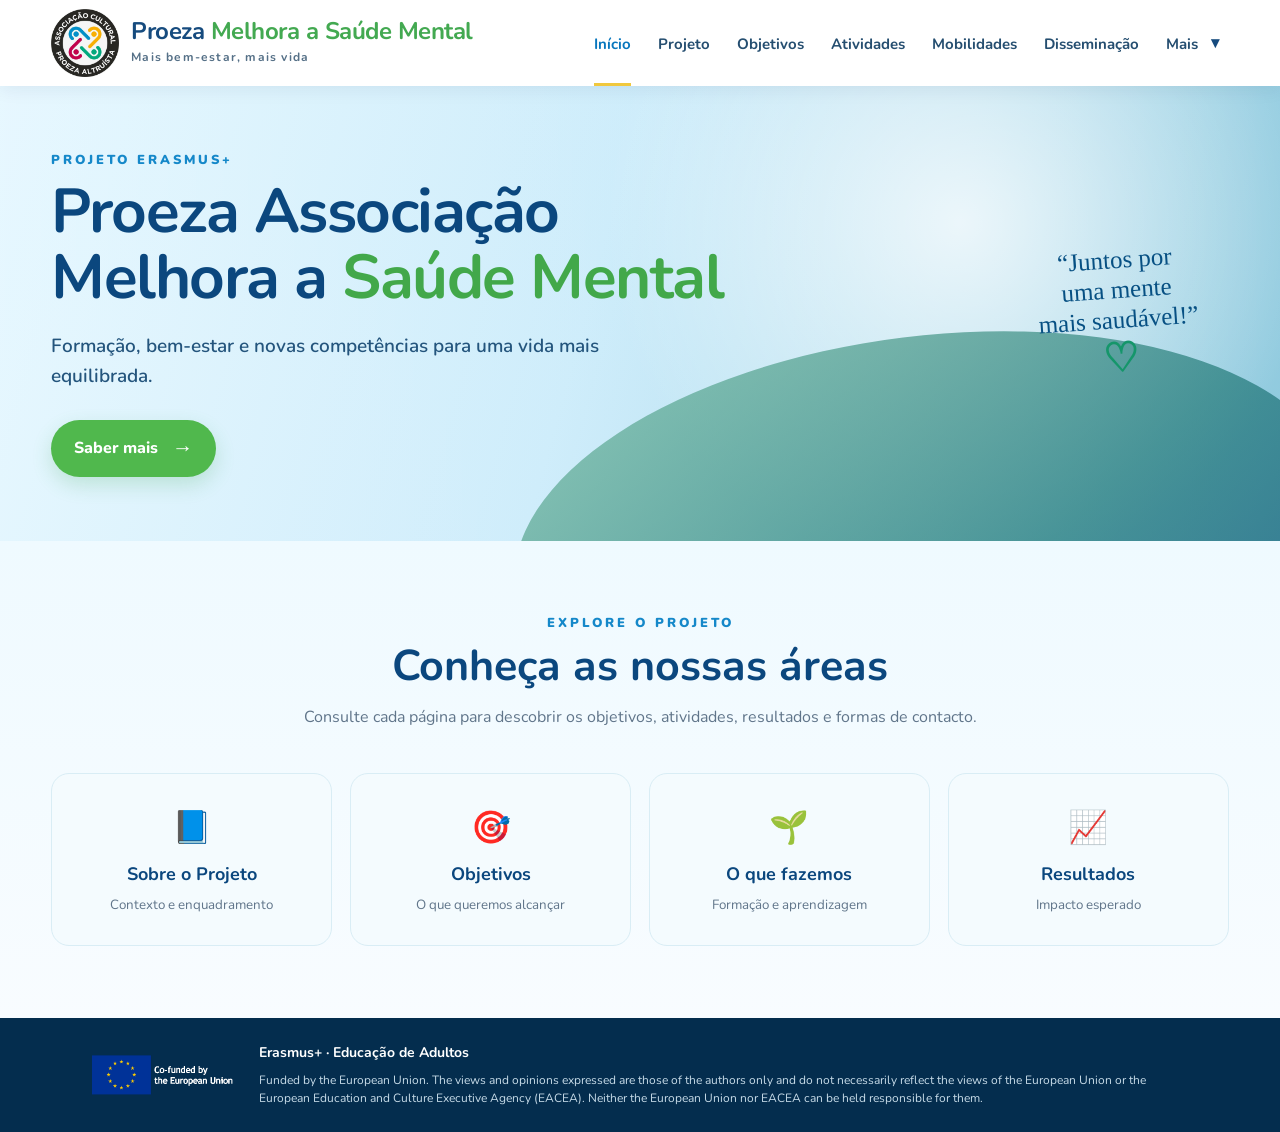
<file: index.html>
<!DOCTYPE html>
<html lang="pt-PT">
<head>
<meta charset="UTF-8">
<meta name="viewport" content="width=device-width, initial-scale=1.0">
<meta name="description" content="Proeza Melhora a Saúde Mental — Projeto Erasmus+ de Educação de Adultos.">
<title>Proeza Melhora a Saúde Mental</title>
<link rel="preconnect" href="https://fonts.googleapis.com">
<link rel="preconnect" href="https://fonts.gstatic.com" crossorigin>
<link href="https://fonts.googleapis.com/css2?family=Nunito:wght@400;600;700;800;900&display=swap" rel="stylesheet">
<link rel="stylesheet" href="css/style.css">
</head>
<body data-page="index">
<header class="site-header"><div class="container nav-wrap">
<a class="brand" href="index.html" aria-label="Proeza Melhora a Saúde Mental — início">
<img class="brand-logo" src="css/imagens/logo.png" alt="Associação Cultural Proeza Altruísta">
<span class="brand-text"><strong>Proeza <span>Melhora a Saúde Mental</span></strong><small>Mais bem-estar, mais vida</small></span>
</a>
<button class="menu-toggle" aria-label="Abrir menu" aria-expanded="false"><span></span><span></span><span></span></button>
<nav class="main-nav" aria-label="Navegação principal" id="main-nav"></nav>
</div></header>
<main id="page-content"></main>
<footer class="site-footer"><div class="container footer-eu">
<img src="css/imagens/ue.png" alt="União Europeia">
<div class="footer-eu-text">
<strong>Erasmus+ · Educação de Adultos</strong>
<p>Funded by the European Union. The views and opinions expressed are those of the authors only and do not necessarily reflect the views of the European Union or the European Education and Culture Executive Agency (EACEA). Neither the European Union nor EACEA can be held responsible for them.</p>
</div>
</div></footer>
<script src="dados/menu.js"></script>
<script src="js/common.js"></script>
<script src="dados/index.js"></script>
<script src="js/index.js"></script>
</body></html>
</file>
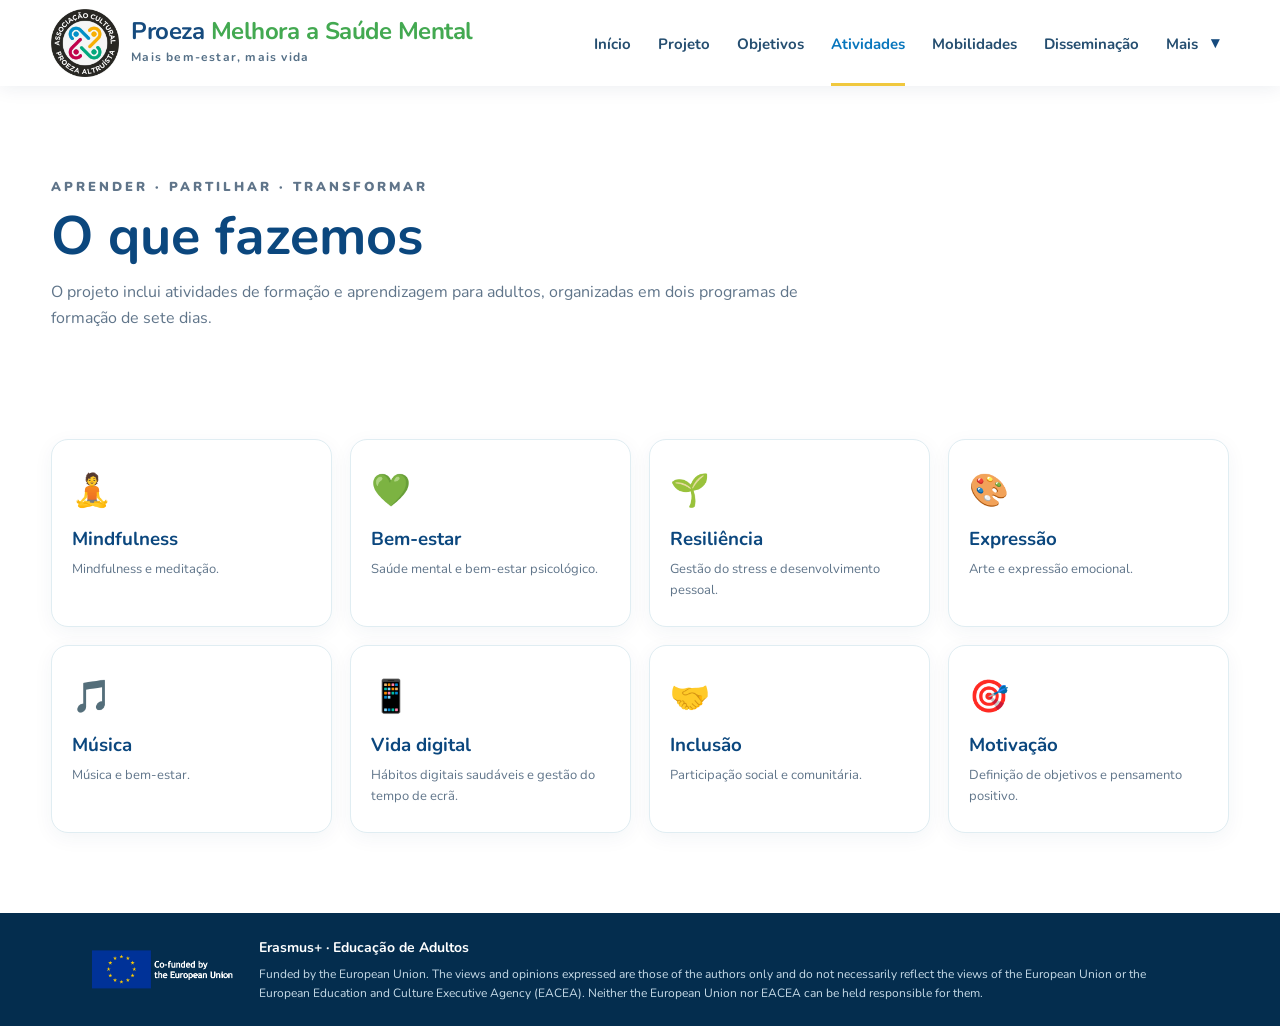
<file: atividades.html>
<!DOCTYPE html>
<html lang="pt-PT">
<head>
<meta charset="UTF-8">
<meta name="viewport" content="width=device-width, initial-scale=1.0">
<meta name="description" content="Proeza Melhora a Saúde Mental — Projeto Erasmus+ de Educação de Adultos.">
<title>O que Fazemos | Proeza</title>
<link rel="preconnect" href="https://fonts.googleapis.com">
<link rel="preconnect" href="https://fonts.gstatic.com" crossorigin>
<link href="https://fonts.googleapis.com/css2?family=Nunito:wght@400;600;700;800;900&display=swap" rel="stylesheet">
<link rel="stylesheet" href="css/style.css">
</head>
<body data-page="atividades">
<header class="site-header"><div class="container nav-wrap">
<a class="brand" href="index.html" aria-label="Proeza Melhora a Saúde Mental — início">
<img class="brand-logo" src="css/imagens/logo.png" alt="Associação Cultural Proeza Altruísta">
<span class="brand-text"><strong>Proeza <span>Melhora a Saúde Mental</span></strong><small>Mais bem-estar, mais vida</small></span>
</a>
<button class="menu-toggle" aria-label="Abrir menu" aria-expanded="false"><span></span><span></span><span></span></button>
<nav class="main-nav" aria-label="Navegação principal" id="main-nav"></nav>
</div></header>
<main id="page-content"></main>
<footer class="site-footer"><div class="container footer-eu">
<img src="css/imagens/ue.png" alt="União Europeia">
<div class="footer-eu-text">
<strong>Erasmus+ · Educação de Adultos</strong>
<p>Funded by the European Union. The views and opinions expressed are those of the authors only and do not necessarily reflect the views of the European Union or the European Education and Culture Executive Agency (EACEA). Neither the European Union nor EACEA can be held responsible for them.</p>
</div>
</div></footer>
<script src="dados/menu.js"></script>
<script src="js/common.js"></script>
<script src="dados/atividades.js"></script>
<script src="js/atividades.js"></script>
</body></html>
</file>
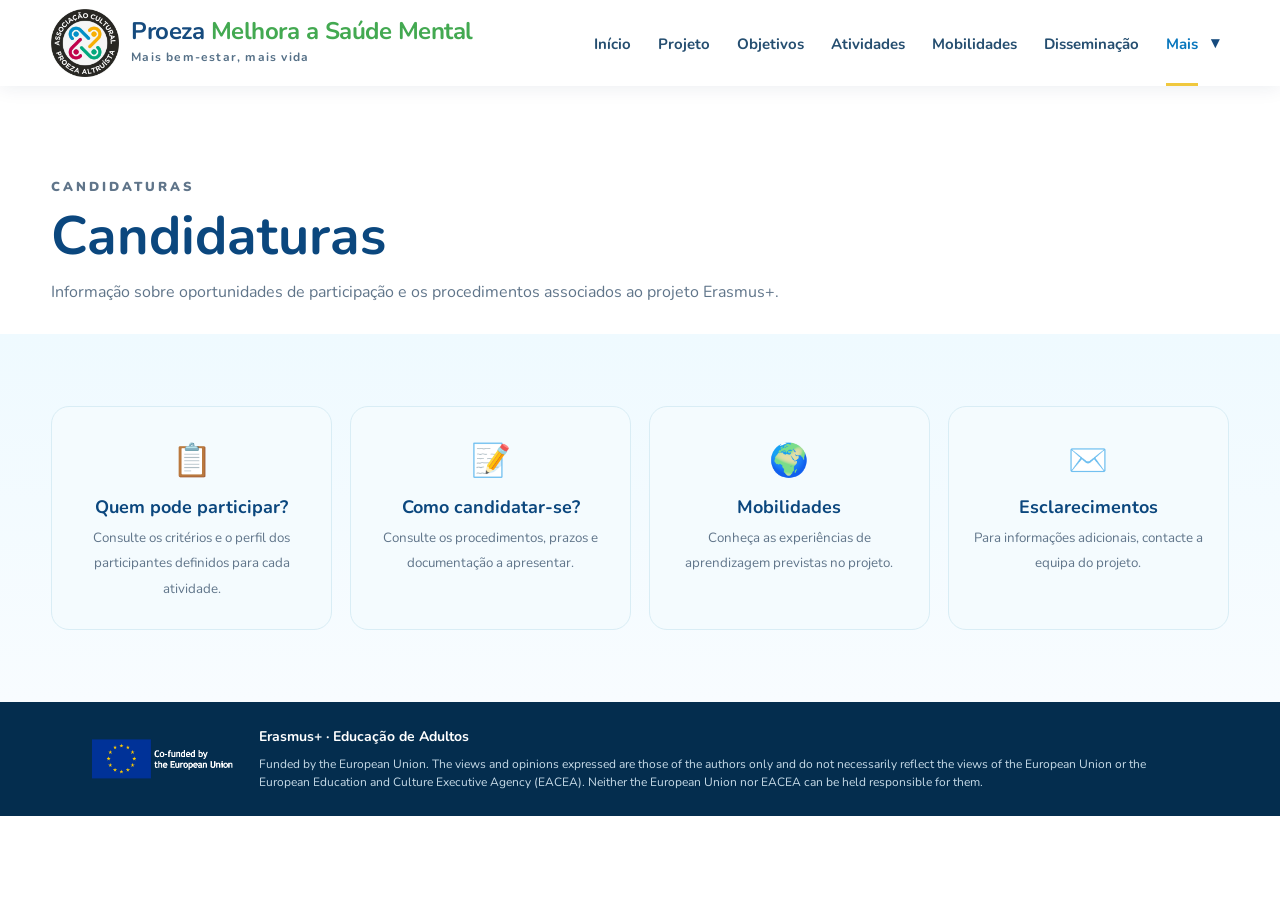
<file: candidaturas.html>
<!DOCTYPE html>
<html lang="pt-PT">
<head>
<meta charset="UTF-8">
<meta name="viewport" content="width=device-width, initial-scale=1.0">
<meta name="description" content="Proeza Melhora a Saúde Mental — Candidaturas.">
<title>Candidaturas | Proeza</title>
<link rel="preconnect" href="https://fonts.googleapis.com">
<link rel="preconnect" href="https://fonts.gstatic.com" crossorigin>
<link href="https://fonts.googleapis.com/css2?family=Nunito:wght@400;600;700;800;900&display=swap" rel="stylesheet">
<link rel="stylesheet" href="css/style.css">
</head>
<body data-page="candidaturas">
<header class="site-header"><div class="container nav-wrap">
<a class="brand" href="index.html" aria-label="Proeza Melhora a Saúde Mental — início">
<img class="brand-logo" src="css/imagens/logo.png" alt="Associação Cultural Proeza Altruísta">
<span class="brand-text"><strong>Proeza <span>Melhora a Saúde Mental</span></strong><small>Mais bem-estar, mais vida</small></span>
</a>
<button class="menu-toggle" aria-label="Abrir menu" aria-expanded="false"><span></span><span></span><span></span></button>
<nav class="main-nav" aria-label="Navegação principal" id="main-nav"></nav>
</div></header>
<main id="page-content"></main>
<footer class="site-footer"><div class="container footer-eu">
<img src="css/imagens/ue.png" alt="União Europeia">
<div class="footer-eu-text">
<strong>Erasmus+ · Educação de Adultos</strong>
<p>Funded by the European Union. The views and opinions expressed are those of the authors only and do not necessarily reflect the views of the European Union or the European Education and Culture Executive Agency (EACEA). Neither the European Union nor EACEA can be held responsible for them.</p>
</div>
</div></footer>
<script src="dados/menu.js"></script>
<script src="js/common.js"></script>
<script src="dados/candidaturas.js"></script>
<script src="js/candidaturas.js"></script>
</body>
</html>
</file>
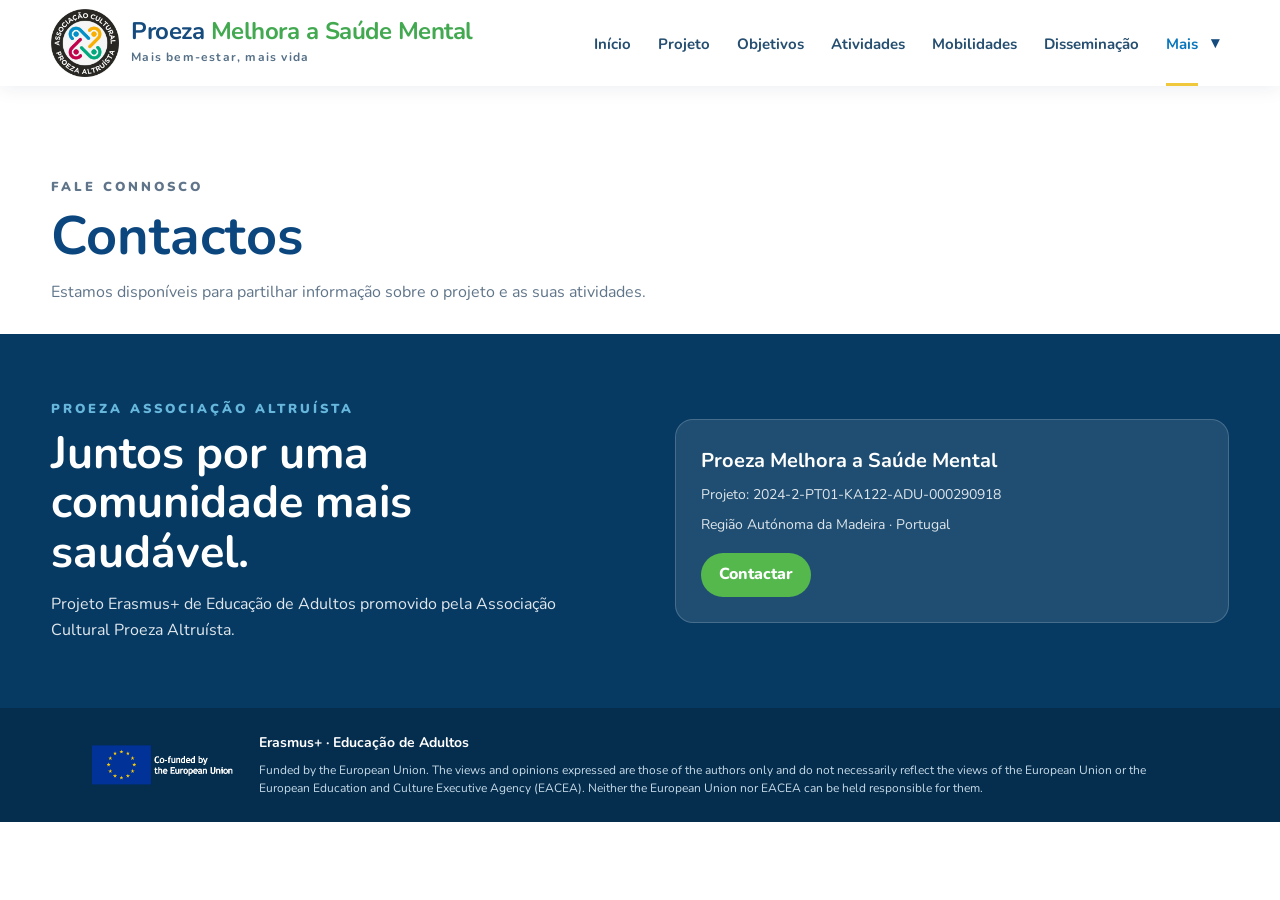
<file: contactos.html>
<!DOCTYPE html>
<html lang="pt-PT">
<head>
<meta charset="UTF-8">
<meta name="viewport" content="width=device-width, initial-scale=1.0">
<meta name="description" content="Proeza Melhora a Saúde Mental — Projeto Erasmus+ de Educação de Adultos.">
<title>Contactos | Proeza</title>
<link rel="preconnect" href="https://fonts.googleapis.com">
<link rel="preconnect" href="https://fonts.gstatic.com" crossorigin>
<link href="https://fonts.googleapis.com/css2?family=Nunito:wght@400;600;700;800;900&display=swap" rel="stylesheet">
<link rel="stylesheet" href="css/style.css">
</head>
<body data-page="contactos">
<header class="site-header"><div class="container nav-wrap">
<a class="brand" href="index.html" aria-label="Proeza Melhora a Saúde Mental — início">
<img class="brand-logo" src="css/imagens/logo.png" alt="Associação Cultural Proeza Altruísta">
<span class="brand-text"><strong>Proeza <span>Melhora a Saúde Mental</span></strong><small>Mais bem-estar, mais vida</small></span>
</a>
<button class="menu-toggle" aria-label="Abrir menu" aria-expanded="false"><span></span><span></span><span></span></button>
<nav class="main-nav" aria-label="Navegação principal" id="main-nav"></nav>
</div></header>
<main id="page-content"></main>
<footer class="site-footer"><div class="container footer-eu">
<img src="css/imagens/ue.png" alt="União Europeia">
<div class="footer-eu-text">
<strong>Erasmus+ · Educação de Adultos</strong>
<p>Funded by the European Union. The views and opinions expressed are those of the authors only and do not necessarily reflect the views of the European Union or the European Education and Culture Executive Agency (EACEA). Neither the European Union nor EACEA can be held responsible for them.</p>
</div>
</div></footer>
<script src="dados/menu.js"></script>
<script src="js/common.js"></script>
<script src="dados/contactos.js"></script>
<script src="js/contactos.js"></script>
</body></html>
</file>
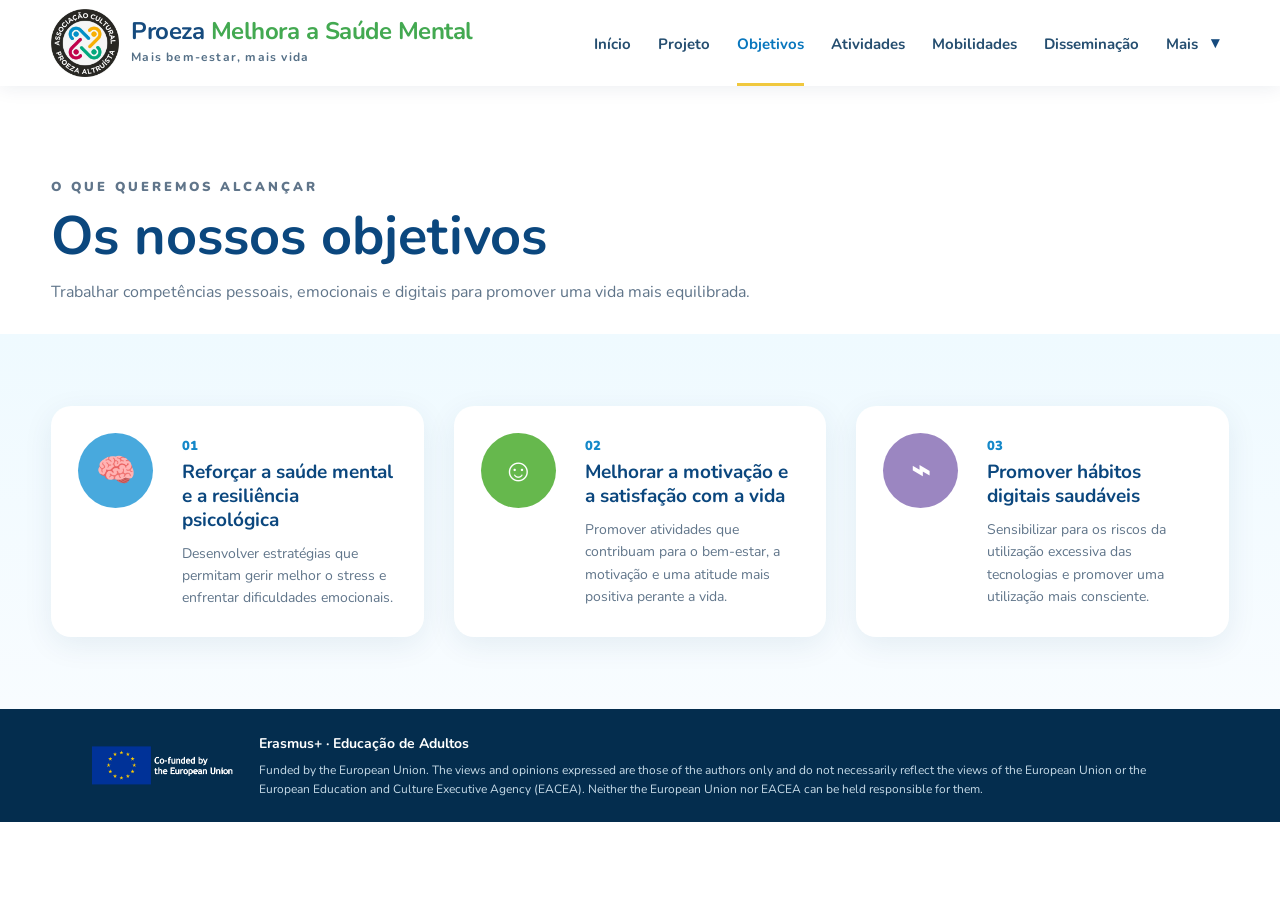
<file: objetivos.html>
<!DOCTYPE html>
<html lang="pt-PT">
<head>
<meta charset="UTF-8">
<meta name="viewport" content="width=device-width, initial-scale=1.0">
<meta name="description" content="Proeza Melhora a Saúde Mental — Projeto Erasmus+ de Educação de Adultos.">
<title>Objetivos | Proeza</title>
<link rel="preconnect" href="https://fonts.googleapis.com">
<link rel="preconnect" href="https://fonts.gstatic.com" crossorigin>
<link href="https://fonts.googleapis.com/css2?family=Nunito:wght@400;600;700;800;900&display=swap" rel="stylesheet">
<link rel="stylesheet" href="css/style.css">
</head>
<body data-page="objetivos">
<header class="site-header"><div class="container nav-wrap">
<a class="brand" href="index.html" aria-label="Proeza Melhora a Saúde Mental — início">
<img class="brand-logo" src="css/imagens/logo.png" alt="Associação Cultural Proeza Altruísta">
<span class="brand-text"><strong>Proeza <span>Melhora a Saúde Mental</span></strong><small>Mais bem-estar, mais vida</small></span>
</a>
<button class="menu-toggle" aria-label="Abrir menu" aria-expanded="false"><span></span><span></span><span></span></button>
<nav class="main-nav" aria-label="Navegação principal" id="main-nav"></nav>
</div></header>
<main id="page-content"></main>
<footer class="site-footer"><div class="container footer-eu">
<img src="css/imagens/ue.png" alt="União Europeia">
<div class="footer-eu-text">
<strong>Erasmus+ · Educação de Adultos</strong>
<p>Funded by the European Union. The views and opinions expressed are those of the authors only and do not necessarily reflect the views of the European Union or the European Education and Culture Executive Agency (EACEA). Neither the European Union nor EACEA can be held responsible for them.</p>
</div>
</div></footer>
<script src="dados/menu.js"></script>
<script src="js/common.js"></script>
<script src="dados/objetivos.js"></script>
<script src="js/objetivos.js"></script>
</body></html>
</file>
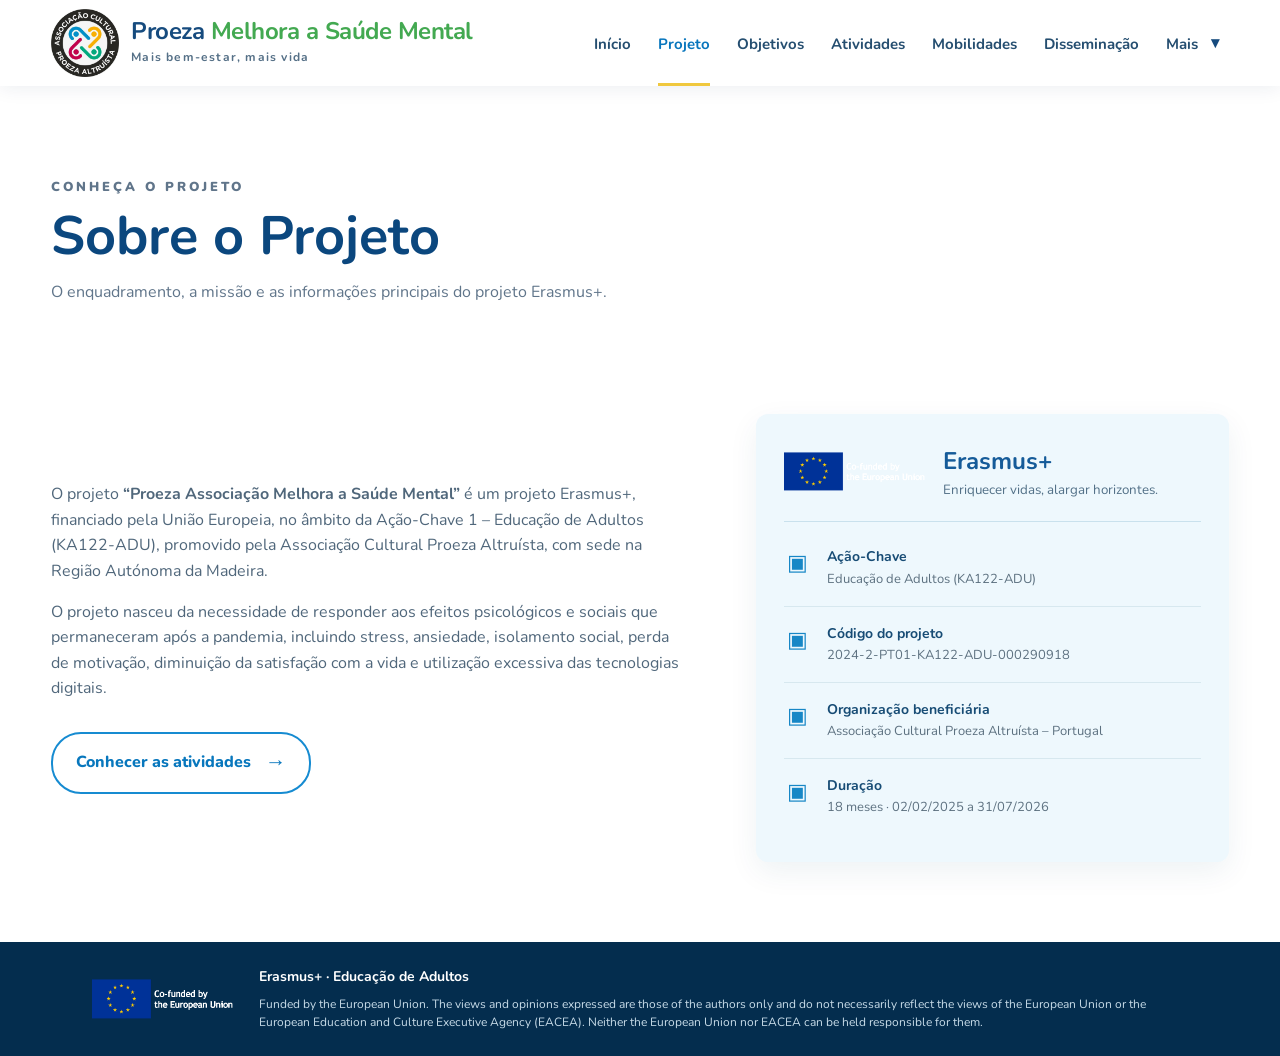
<file: projeto.html>
<!DOCTYPE html>
<html lang="pt-PT">
<head>
<meta charset="UTF-8">
<meta name="viewport" content="width=device-width, initial-scale=1.0">
<meta name="description" content="Proeza Melhora a Saúde Mental — Projeto Erasmus+ de Educação de Adultos.">
<title>Sobre o Projeto | Proeza</title>
<link rel="preconnect" href="https://fonts.googleapis.com">
<link rel="preconnect" href="https://fonts.gstatic.com" crossorigin>
<link href="https://fonts.googleapis.com/css2?family=Nunito:wght@400;600;700;800;900&display=swap" rel="stylesheet">
<link rel="stylesheet" href="css/style.css">
</head>
<body data-page="projeto">
<header class="site-header"><div class="container nav-wrap">
<a class="brand" href="index.html" aria-label="Proeza Melhora a Saúde Mental — início">
<img class="brand-logo" src="css/imagens/logo.png" alt="Associação Cultural Proeza Altruísta">
<span class="brand-text"><strong>Proeza <span>Melhora a Saúde Mental</span></strong><small>Mais bem-estar, mais vida</small></span>
</a>
<button class="menu-toggle" aria-label="Abrir menu" aria-expanded="false"><span></span><span></span><span></span></button>
<nav class="main-nav" aria-label="Navegação principal" id="main-nav"></nav>
</div></header>
<main id="page-content"></main>
<footer class="site-footer"><div class="container footer-eu">
<img src="css/imagens/ue.png" alt="União Europeia">
<div class="footer-eu-text">
<strong>Erasmus+ · Educação de Adultos</strong>
<p>Funded by the European Union. The views and opinions expressed are those of the authors only and do not necessarily reflect the views of the European Union or the European Education and Culture Executive Agency (EACEA). Neither the European Union nor EACEA can be held responsible for them.</p>
</div>
</div></footer>
<script src="dados/menu.js"></script>
<script src="js/common.js"></script>
<script src="dados/projeto.js"></script>
<script src="js/projeto.js"></script>
</body></html>
</file>
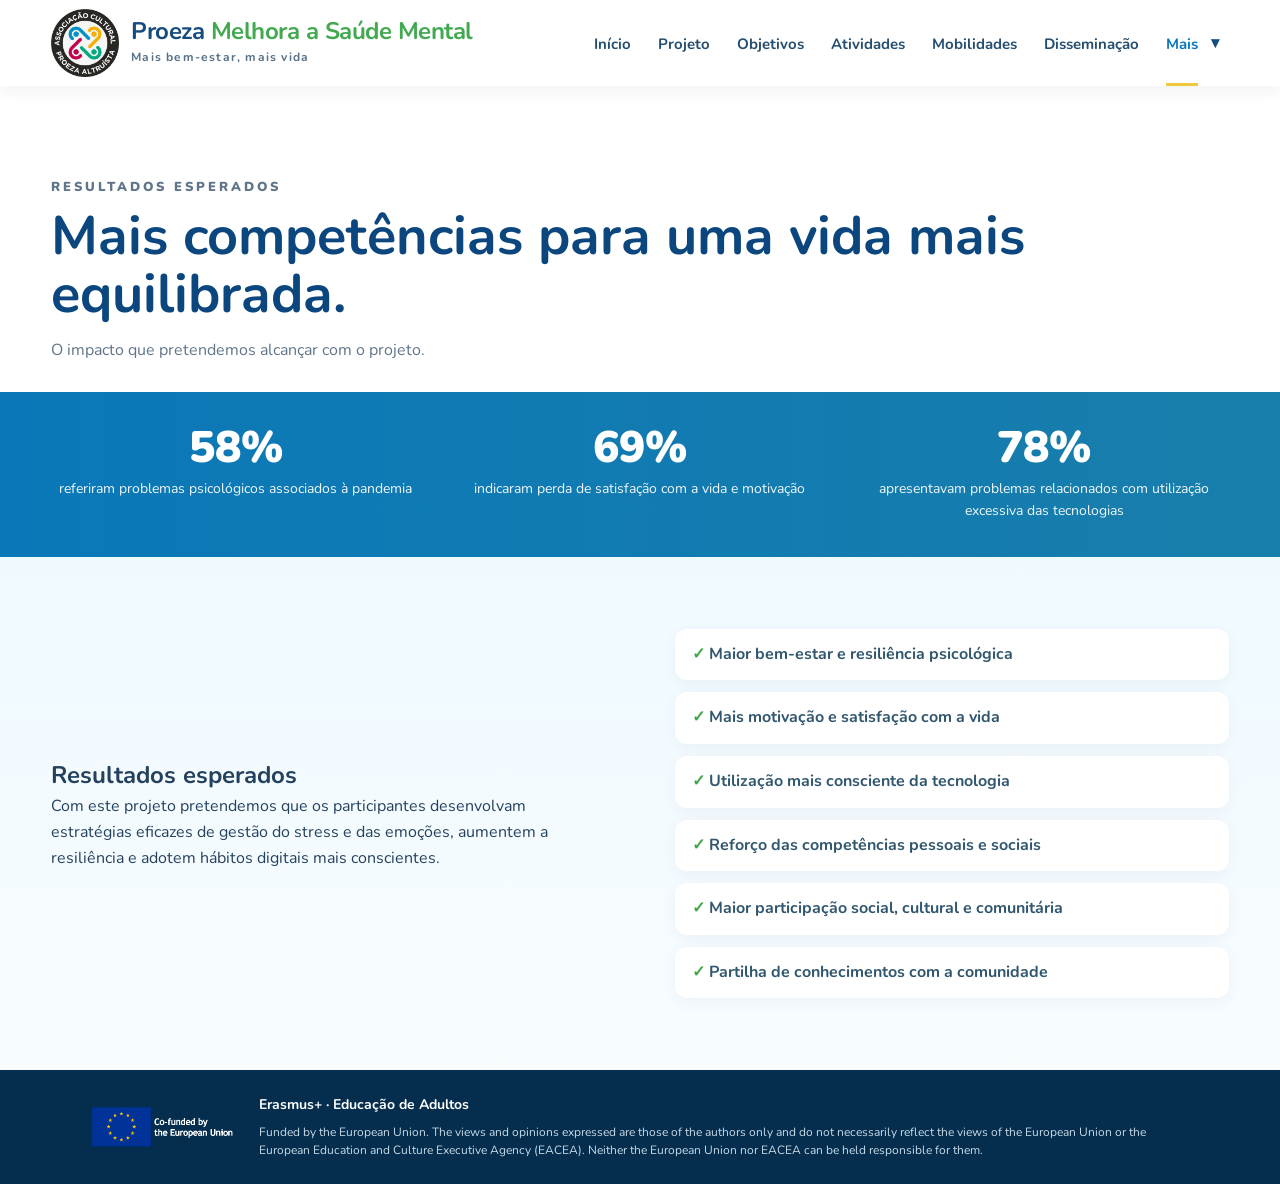
<file: resultados.html>
<!DOCTYPE html>
<html lang="pt-PT">
<head>
<meta charset="UTF-8">
<meta name="viewport" content="width=device-width, initial-scale=1.0">
<meta name="description" content="Proeza Melhora a Saúde Mental — Projeto Erasmus+ de Educação de Adultos.">
<title>Resultados | Proeza</title>
<link rel="preconnect" href="https://fonts.googleapis.com">
<link rel="preconnect" href="https://fonts.gstatic.com" crossorigin>
<link href="https://fonts.googleapis.com/css2?family=Nunito:wght@400;600;700;800;900&display=swap" rel="stylesheet">
<link rel="stylesheet" href="css/style.css">
</head>
<body data-page="resultados">
<header class="site-header"><div class="container nav-wrap">
<a class="brand" href="index.html" aria-label="Proeza Melhora a Saúde Mental — início">
<img class="brand-logo" src="css/imagens/logo.png" alt="Associação Cultural Proeza Altruísta">
<span class="brand-text"><strong>Proeza <span>Melhora a Saúde Mental</span></strong><small>Mais bem-estar, mais vida</small></span>
</a>
<button class="menu-toggle" aria-label="Abrir menu" aria-expanded="false"><span></span><span></span><span></span></button>
<nav class="main-nav" aria-label="Navegação principal" id="main-nav"></nav>
</div></header>
<main id="page-content"></main>
<footer class="site-footer"><div class="container footer-eu">
<img src="css/imagens/ue.png" alt="União Europeia">
<div class="footer-eu-text">
<strong>Erasmus+ · Educação de Adultos</strong>
<p>Funded by the European Union. The views and opinions expressed are those of the authors only and do not necessarily reflect the views of the European Union or the European Education and Culture Executive Agency (EACEA). Neither the European Union nor EACEA can be held responsible for them.</p>
</div>
</div></footer>
<script src="dados/menu.js"></script>
<script src="js/common.js"></script>
<script src="dados/resultados.js"></script>
<script src="js/resultados.js"></script>
</body></html>
</file>
<file: css/style.css>
*{box-sizing:border-box;margin:0;padding:0}
:root{--blue:#0b477e;--blue2:#1696d2;--green:#42a84a;--purple:#8d78b9;--soft:#eef9fc;--text:#24415d;--muted:#60758a;--white:#fff;--dark:#07345d}
html{scroll-behavior:smooth}
body{font-family:'Nunito',Arial,sans-serif;color:var(--text);line-height:1.6;background:#fff}
a{text-decoration:none;color:inherit}
.container{width:min(1180px,92%);margin:auto}
.site-header{position:sticky;top:0;z-index:1000;background:rgba(255,255,255,.96);backdrop-filter:blur(10px);box-shadow:0 2px 18px rgba(0,40,80,.08)}
.nav-wrap{min-height:86px;display:flex;align-items:center;justify-content:space-between;gap:30px}
.brand{display:flex;align-items:center;gap:12px}
.brand-logo{width:68px;height:68px;object-fit:contain;display:block}
.brand-mark{position:relative;width:55px;height:55px;display:block}
.leaf{position:absolute;width:30px;height:42px;border-radius:100% 0 100% 0;bottom:2px}
.leaf-blue{left:5px;background:#1479bb;transform:rotate(-35deg)}
.leaf-green{right:2px;background:#4db35a;transform:rotate(35deg)}
.heart{position:absolute;left:18px;top:1px;color:#f5c53d;font-size:25px;z-index:2}
.brand-text strong{display:block;font-size:24px;line-height:1;color:#164b7e;letter-spacing:-.5px}
.brand-text strong span{color:#43a951}.brand-text strong em{color:#2d9c55;font-style:normal}
.brand-text small{display:block;color:#557087;font-size:12px;font-weight:700;letter-spacing:1.2px;margin-top:5px}
.main-nav{display:flex;align-items:center;gap:27px;font-size:15px;font-weight:700}
.main-nav a{padding:31px 0 27px;border-bottom:3px solid transparent;color:#254e70}
.main-nav a:hover,.main-nav a.active{color:#0876bd;border-color:#f0c83e}
.menu-toggle{display:none;background:none;border:0;cursor:pointer}
.menu-toggle span{display:block;width:27px;height:3px;background:var(--blue);margin:5px;border-radius:5px}
.hero{min-height:455px;position:relative;background:linear-gradient(105deg,#dff5ff 0%,#c7eafa 46%,#8ec9dd 100%);overflow:hidden}
.hero:after{content:"";position:absolute;right:-5%;bottom:-45%;width:65%;height:90%;background:linear-gradient(145deg,#70b89b,#237a79 60%,#0b5078);border-radius:50% 50% 0 0;opacity:.72;transform:rotate(-7deg)}
.hero-overlay{position:absolute;inset:0;background:radial-gradient(circle at 75% 30%,rgba(255,255,255,.75),transparent 35%),linear-gradient(90deg,rgba(255,255,255,.25),transparent)}
.hero-content{position:relative;z-index:2;min-height:455px;display:flex;align-items:center;justify-content:space-between}
.hero-copy{max-width:690px}.eyebrow{font-size:13px;font-weight:900;letter-spacing:3px;color:#1588c9;margin-bottom:9px}
.hero h1{font-size:clamp(38px,5vw,62px);line-height:1.06;color:var(--blue);letter-spacing:-1.5px}
.hero h1 span{color:var(--green)}.hero-subtitle{font-size:19px;max-width:570px;margin:20px 0 28px;color:#24557d;font-weight:600}
.hero-message{font-family:cursive;color:#075083;font-size:25px;line-height:1.2;text-align:center;transform:rotate(-4deg);margin-right:30px}.hero-message b{display:block;color:#15966a;font-size:40px}
.btn{display:inline-flex;align-items:center;gap:14px;border-radius:30px;padding:12px 23px;font-weight:800;transition:.25s;cursor:pointer}.btn span{font-size:21px}.btn-primary{background:#50b84d;color:#fff;box-shadow:0 8px 20px rgba(50,160,70,.2)}.btn-primary:hover{transform:translateY(-2px);background:#3ca341}.btn-outline{border:2px solid #168bd1;color:#0877bd;margin-top:15px}.btn-outline:hover{background:#168bd1;color:#fff}
.section{padding:80px 0}.section-soft{padding:72px 0;background:linear-gradient(180deg,#effaff,#f8fcff)}
.section-heading{margin-bottom:42px}.section-heading.centered{text-align:center;max-width:820px;margin-left:auto;margin-right:auto}.section-heading h2,.about h2,.results h2{font-size:clamp(30px,4vw,43px);line-height:1.1;color:var(--blue);margin-bottom:15px}.section-heading>p:last-child{color:var(--muted)}
.cards.three{display:grid;grid-template-columns:repeat(3,1fr);gap:30px}
.objective-card{display:grid;grid-template-columns:86px 1fr;gap:18px;background:#fff;border-radius:20px;padding:27px;box-shadow:0 8px 30px rgba(0,65,100,.08);transition:.25s}.objective-card:hover{transform:translateY(-5px);box-shadow:0 15px 35px rgba(0,65,100,.12)}
.icon-circle{width:75px;height:75px;border-radius:50%;display:grid;place-items:center;color:#fff;font-size:32px;font-weight:800}.icon-circle.blue{background:#48a9dd}.icon-circle.green{background:#66b84d}.icon-circle.purple{background:#9b86c1}
.number{font-size:13px;color:#1588c9;font-weight:900}.objective-card h3{font-size:19px;line-height:1.25;color:var(--blue);margin:3px 0 10px}.objective-card p{font-size:14px;color:var(--muted)}
.about-grid{display:grid;grid-template-columns:1.15fr .85fr;gap:65px;align-items:center}.about-copy p{margin-bottom:15px;color:#50677b}.project-info{background:#eef8fd;border-radius:12px;padding:28px;box-shadow:0 10px 30px rgba(0,70,100,.07)}.erasmus-badge{display:flex;align-items:center;gap:14px;border-bottom:1px solid #c9e1ed;padding-bottom:20px;margin-bottom:8px}
.project-eu-logo{width:145px;height:auto;object-fit:contain;flex:0 0 auto}
.eu-flag{width:62px;height:40px;display:grid;place-items:center;background:#1554a0;color:#ffd83d;font-size:24px}.erasmus-badge strong{display:block;font-size:24px;color:#155b99}.erasmus-badge small{display:block;color:#527087}.info-row{display:flex;gap:15px;padding:16px 0;border-bottom:1px solid #d7e8ef}.info-row:last-child{border-bottom:0}.info-row>span{font-size:22px;color:#1787c6;width:28px;text-align:center}.info-row strong,.info-row small{display:block}.info-row strong{font-size:14px;color:#174c75}.info-row small{font-size:13px;color:#5d7180}
.stats{background:linear-gradient(90deg,#0a78b8,#187eab);color:#fff;padding:34px 0}.stats-grid{display:grid;grid-template-columns:repeat(3,1fr);gap:35px;text-align:center}.stats strong{display:block;font-size:44px;line-height:1;font-weight:900}.stats span{display:block;font-size:14px;margin-top:8px;opacity:.94}
.topic-grid{display:grid;grid-template-columns:repeat(4,1fr);gap:18px}.topic-grid article{border:1px solid #e0edf2;border-radius:17px;padding:25px 20px;background:#fff;box-shadow:0 5px 20px rgba(0,60,100,.05);transition:.25s}.topic-grid article:hover{transform:translateY(-4px);border-color:#9fd4e8}.topic-grid span{font-size:32px}.topic-grid h3{color:var(--blue);margin:9px 0 4px}.topic-grid p{font-size:13px;color:var(--muted)}
.results-grid{display:grid;grid-template-columns:1fr 1fr;gap:70px;align-items:center}.results-list{display:grid;gap:12px}.results-list div{background:#fff;border-radius:12px;padding:13px 17px;color:#31576f;font-weight:700;box-shadow:0 4px 15px rgba(0,60,100,.05)}.results-list div:first-letter{color:#42a84a}
.quick-grid{display:grid;grid-template-columns:repeat(4,1fr);gap:18px}.quick-card{padding:28px 20px;border-radius:18px;background:#f4fbfe;border:1px solid #d9edf5;text-align:center;transition:.25s}.quick-card:hover{transform:translateY(-5px);background:#fff;box-shadow:0 10px 28px rgba(0,60,100,.08)}.quick-card span{display:block;font-size:32px}.quick-card strong{display:block;color:var(--blue);font-size:18px;margin:7px 0 3px}.quick-card small{color:var(--muted)}
.section-dark{background:#063a63;color:#fff;padding:65px 0}.contact-grid{display:grid;grid-template-columns:1fr 1fr;gap:70px;align-items:center}.eyebrow.light{color:#75c9ee}.contact h2{font-size:clamp(31px,4vw,45px);line-height:1.1;margin-bottom:15px}.contact p{opacity:.88}.contact-box{background:rgba(255,255,255,.1);border:1px solid rgba(255,255,255,.18);border-radius:18px;padding:25px;display:grid;gap:7px}.contact-box strong{font-size:20px}.contact-box span{font-size:14px;opacity:.85}.contact-box a{display:inline-block;margin-top:10px;background:#55b84d;color:#fff;border-radius:25px;padding:9px 18px;width:max-content;font-weight:800}
.site-footer{background:#042d4e;color:#c7dbe8;padding:20px 0;font-size:13px}.footer-wrap{display:flex;justify-content:space-between;gap:20px}
@media(max-width:1000px){.main-nav{gap:15px;font-size:14px}.hero-message{display:none}.cards.three{grid-template-columns:1fr}.topic-grid{grid-template-columns:repeat(2,1fr)}}
@media(max-width:760px){.nav-wrap{min-height:74px}.menu-toggle{display:block}.main-nav{position:absolute;top:74px;left:0;right:0;background:#fff;display:none;flex-direction:column;align-items:stretch;padding:10px 6%;box-shadow:0 12px 20px rgba(0,50,80,.1)}.main-nav.open{display:flex}.main-nav a{padding:12px 0;border-bottom:1px solid #eaf1f5}.brand-text strong{font-size:18px}.brand-text small{font-size:9px}.brand-logo{width:52px;height:52px}.brand-mark{width:44px;height:44px;transform:scale(.8);transform-origin:left center}.hero{min-height:520px}.hero-content{min-height:520px}.hero h1{font-size:42px}.hero-subtitle{font-size:17px}.about-grid,.results-grid,.contact-grid{grid-template-columns:1fr;gap:35px}.stats-grid{grid-template-columns:1fr;gap:22px}.quick-grid{grid-template-columns:1fr 1fr}.footer-wrap{flex-direction:column}.section{padding:60px 0}}
@media(max-width:480px){.topic-grid,.quick-grid{grid-template-columns:1fr}.objective-card{grid-template-columns:65px 1fr;padding:20px}.icon-circle{width:60px;height:60px;font-size:25px}.hero h1{font-size:35px}.project-info{padding:20px}.section-heading{margin-bottom:30px}}

/* Navegação multipágina com transição suave */
body{opacity:1;transition:opacity .32s ease,transform .32s ease}
body.page-leave{opacity:0;transform:translateY(8px)}
.page-intro{padding:76px 0 28px}
.page-intro h1{font-size:clamp(34px,5vw,54px);color:var(--blue);line-height:1.08}
.page-intro p{max-width:760px;color:var(--muted);margin-top:15px}
@media(prefers-reduced-motion:reduce){body{transition:none}}


/* =========================================================
   SUBMENU "MAIS"
   ========================================================= */
.main-nav .has-submenu{position:relative}
.main-nav .submenu-main{display:flex;align-items:center}
.main-nav .submenu-label{padding:31px 0 27px;border-bottom:3px solid transparent;color:#254e70;font-size:15px;font-weight:700;white-space:nowrap}
.main-nav .submenu-label.active{color:#0876bd;border-color:#f0c83e}
.main-nav .submenu-toggle{display:flex;align-items:center;justify-content:center;width:20px;height:30px;margin-left:2px;padding:0;border:0;background:none;color:#254e70;font-family:inherit;font-size:11px;cursor:pointer}
.main-nav .submenu-toggle:hover{color:#0876bd}
.main-nav .submenu-arrow{display:inline-block;transition:transform .2s ease}
.main-nav .submenu-open .submenu-arrow{transform:rotate(180deg)}
.main-nav .submenu{position:absolute;top:100%;right:0;min-width:210px;display:none;padding:8px 0;background:#fff;border-top:3px solid #f0c83e;border-radius:0 0 12px 12px;box-shadow:0 10px 25px rgba(0,50,80,.12);z-index:1100}
.main-nav .has-submenu.submenu-open .submenu{display:block}
.main-nav .submenu a{display:block;padding:11px 18px;border:0;color:#254e70;font-size:14px;font-weight:700;white-space:nowrap}
.main-nav .submenu a:hover,.main-nav .submenu a.active{background:#eef9fc;color:#0876bd;border:0}

/* =========================================================
   RODAPÉ — UNIÃO EUROPEIA
   ========================================================= */
.site-footer{background:#042d4e;color:#c7dbe8;padding:24px 0;font-size:12px}
.footer-eu{display:flex;align-items:center;justify-content:center;gap:22px}
.footer-eu img{width:145px;height:auto;object-fit:contain;flex:0 0 auto}
.footer-eu-text{max-width:930px}
.footer-eu-text strong{display:block;margin-bottom:6px;color:#fff;font-size:14px}
.footer-eu-text p{max-width:930px;line-height:1.55;text-align:left}

/* =========================================================
   TRANSIÇÃO DO CONTEÚDO — HEADER E RODAPÉ PERMANECEM
   ========================================================= */
#page-content{min-height:300px}
.page-content-leave{opacity:0;transform:translateY(18px);transition:opacity .22s ease,transform .22s ease}
.page-content-enter{opacity:0;transform:translateY(35px)}
#page-content{transition:opacity .32s ease,transform .32s ease}

@media(max-width:760px){
  .footer-eu{align-items:flex-start}
  .footer-eu img{width:125px}
  .project-eu-logo{width:120px}
  .main-nav .has-submenu{width:100%}
  .main-nav .submenu-main{width:100%;justify-content:space-between;border-bottom:1px solid #eaf1f5}
  .main-nav .submenu-label{padding:12px 0;border:0;font-size:15px}
  .main-nav .submenu-toggle{width:42px;height:44px;margin:0}
  .main-nav .submenu{position:static;width:100%;min-width:0;padding:0;background:#f7fbfd;border:0;border-radius:0;box-shadow:none}
  .main-nav .submenu a{padding:10px 20px;border-bottom:1px solid #eaf1f5;font-size:14px}
  .main-nav .has-submenu.submenu-open .submenu{display:block}
  .footer-eu{flex-direction:column;gap:14px;align-items:flex-start}
  .footer-eu img{width:105px}
  .footer-eu-text p{text-align:left}
}


/* =========================================================
   MOBILIDADES — GALERIA
   ========================================================= */

body[data-page="mobilidades"] .mobility-list{
  display:grid;
  gap:55px;
}

body[data-page="mobilidades"] .mobility-block{
  display:block;
}

body[data-page="mobilidades"] .mobility-header{
  margin-bottom:25px;
}

body[data-page="mobilidades"] .mobility-header h2{
  font-size:clamp(27px,3vw,36px);
  line-height:1.15;
  color:var(--blue);
  margin:4px 0 8px;
}

body[data-page="mobilidades"] .mobility-header p{
  color:var(--muted);
  max-width:800px;
}

body[data-page="mobilidades"] .mobility-header .mobility-location{
  color:#1588c9;
  font-weight:800;
  margin-bottom:7px;
}

body[data-page="mobilidades"] .gallery-grid{
  display:grid;
  grid-template-columns:repeat(4,1fr);
  gap:20px;
  width:100%;
}

body[data-page="mobilidades"] .gallery-item{
  margin:0;
  overflow:hidden;
  border-radius:16px;
  background:#eef4f7;
  box-shadow:0 8px 22px rgba(0,50,80,.08);
  aspect-ratio:4/3;
}

body[data-page="mobilidades"] .gallery-item img{
  display:block;
  width:100%;
  height:100%;
  object-fit:cover;
  cursor:pointer;
  transition:transform .3s ease;
}

body[data-page="mobilidades"] .gallery-item:hover img{
  transform:scale(1.05);
}


/* =========================================================
   MOBILIDADES — LIGHTBOX
   ========================================================= */

.gallery-lightbox{
  position:fixed;
  inset:0;
  z-index:3000;
  display:none;
  align-items:center;
  justify-content:center;
  padding:40px;
  background:rgba(3,25,45,.92);
}

.gallery-lightbox.active{
  display:flex;
}

.gallery-lightbox > img{
  max-width:min(1000px,90vw);
  max-height:85vh;
  width:auto;
  height:auto;
  object-fit:contain;
  border-radius:12px;
  box-shadow:0 20px 60px rgba(0,0,0,.35);
  background:#fff;
}

.gallery-close,
.gallery-prev,
.gallery-next{
  position:absolute;
  border:0;
  background:rgba(255,255,255,.12);
  color:#fff;
  cursor:pointer;
  transition:background .2s ease;
}

.gallery-close:hover,
.gallery-prev:hover,
.gallery-next:hover{
  background:rgba(255,255,255,.25);
}

.gallery-close{
  top:20px;
  right:25px;
  width:48px;
  height:48px;
  border-radius:50%;
  font-size:32px;
  line-height:1;
}

.gallery-prev,
.gallery-next{
  top:50%;
  width:52px;
  height:70px;
  margin-top:-35px;
  border-radius:12px;
  font-size:42px;
  line-height:1;
}

.gallery-prev{left:25px}
.gallery-next{right:25px}

@media(max-width:1000px){
  body[data-page="mobilidades"] .gallery-grid{
    grid-template-columns:repeat(3,1fr);
  }
}

@media(max-width:760px){
  body[data-page="mobilidades"] .gallery-grid{
    grid-template-columns:repeat(2,1fr);
    gap:12px;
  }

  .gallery-lightbox{padding:20px}

  .gallery-lightbox > img{
    max-width:92vw;
    max-height:78vh;
  }

  .gallery-prev,
  .gallery-next{
    width:42px;
    height:55px;
    margin-top:-27px;
    font-size:32px;
  }

  .gallery-prev{left:10px}
  .gallery-next{right:10px}
}

@media(max-width:480px){
  body[data-page="mobilidades"] .gallery-grid{
    grid-template-columns:1fr;
  }
}


/* =========================================================
   DISSEMINAÇÃO — FOTOGRAFIAS, LINKS E DOCUMENTOS
   ========================================================= */

body[data-page="disseminacao"] .dissemination-photo-grid{
  display:grid;
  grid-template-columns:repeat(4,1fr);
  gap:20px;
}

body[data-page="disseminacao"] .dissemination-photo-card{
  overflow:hidden;
  border-radius:16px;
  background:#fff;
  box-shadow:0 8px 22px rgba(0,50,80,.08);
  border:1px solid #e0edf2;
}

body[data-page="disseminacao"] .dissemination-photo{
  display:block;
  width:100%;
  padding:0;
  border:0;
  background:#eef4f7;
  cursor:pointer;
  aspect-ratio:4/3;
  overflow:hidden;
}

body[data-page="disseminacao"] .dissemination-photo img{
  display:block;
  width:100%;
  height:100%;
  object-fit:cover;
  transition:transform .3s ease;
}

body[data-page="disseminacao"] .dissemination-photo:hover img{
  transform:scale(1.05);
}

body[data-page="disseminacao"] .dissemination-photo-caption{
  padding:18px;
}

body[data-page="disseminacao"] .dissemination-photo-caption h3{
  color:var(--blue);
  margin-bottom:5px;
  font-size:18px;
}

body[data-page="disseminacao"] .dissemination-photo-caption p{
  color:var(--muted);
  font-size:13px;
}

body[data-page="disseminacao"] .dissemination-resource-grid{
  display:grid;
  grid-template-columns:repeat(2,1fr);
  gap:20px;
}

body[data-page="disseminacao"] .dissemination-resource-card{
  display:grid;
  grid-template-columns:60px 1fr;
  gap:18px;
  align-items:start;
  padding:25px;
  background:#fff;
  border:1px solid #d9edf5;
  border-radius:18px;
  box-shadow:0 5px 20px rgba(0,60,100,.05);
}

body[data-page="disseminacao"] .resource-icon{
  width:55px;
  height:55px;
  border-radius:50%;
  display:grid;
  place-items:center;
  background:#eef9fc;
  font-size:27px;
}

body[data-page="disseminacao"] .dissemination-resource-card h3{
  color:var(--blue);
  font-size:19px;
  margin-bottom:5px;
}

body[data-page="disseminacao"] .dissemination-resource-card p{
  color:var(--muted);
  font-size:14px;
}

body[data-page="disseminacao"] .dissemination-btn{
  margin-top:12px;
}

@media(max-width:1000px){
  body[data-page="disseminacao"] .dissemination-photo-grid{
    grid-template-columns:repeat(3,1fr);
  }
}

@media(max-width:760px){
  body[data-page="disseminacao"] .dissemination-photo-grid{
    grid-template-columns:repeat(2,1fr);
    gap:12px;
  }

  body[data-page="disseminacao"] .dissemination-resource-grid{
    grid-template-columns:1fr;
  }
}

@media(max-width:480px){
  body[data-page="disseminacao"] .dissemination-photo-grid{
    grid-template-columns:1fr;
  }

  body[data-page="disseminacao"] .dissemination-resource-card{
    grid-template-columns:1fr;
  }
}


/* =========================================================
   SETA DO SUBMENU — MAIS VISÍVEL
   ========================================================= */

.main-nav .submenu-toggle{
  width:28px;
  height:34px;
  margin-left:3px;
  font-size:16px;
  font-weight:900;
  color:#164b7e;
}

.main-nav .submenu-toggle:hover{
  color:#0876bd;
}

.main-nav .submenu-arrow{
  line-height:1;
}
</file>
